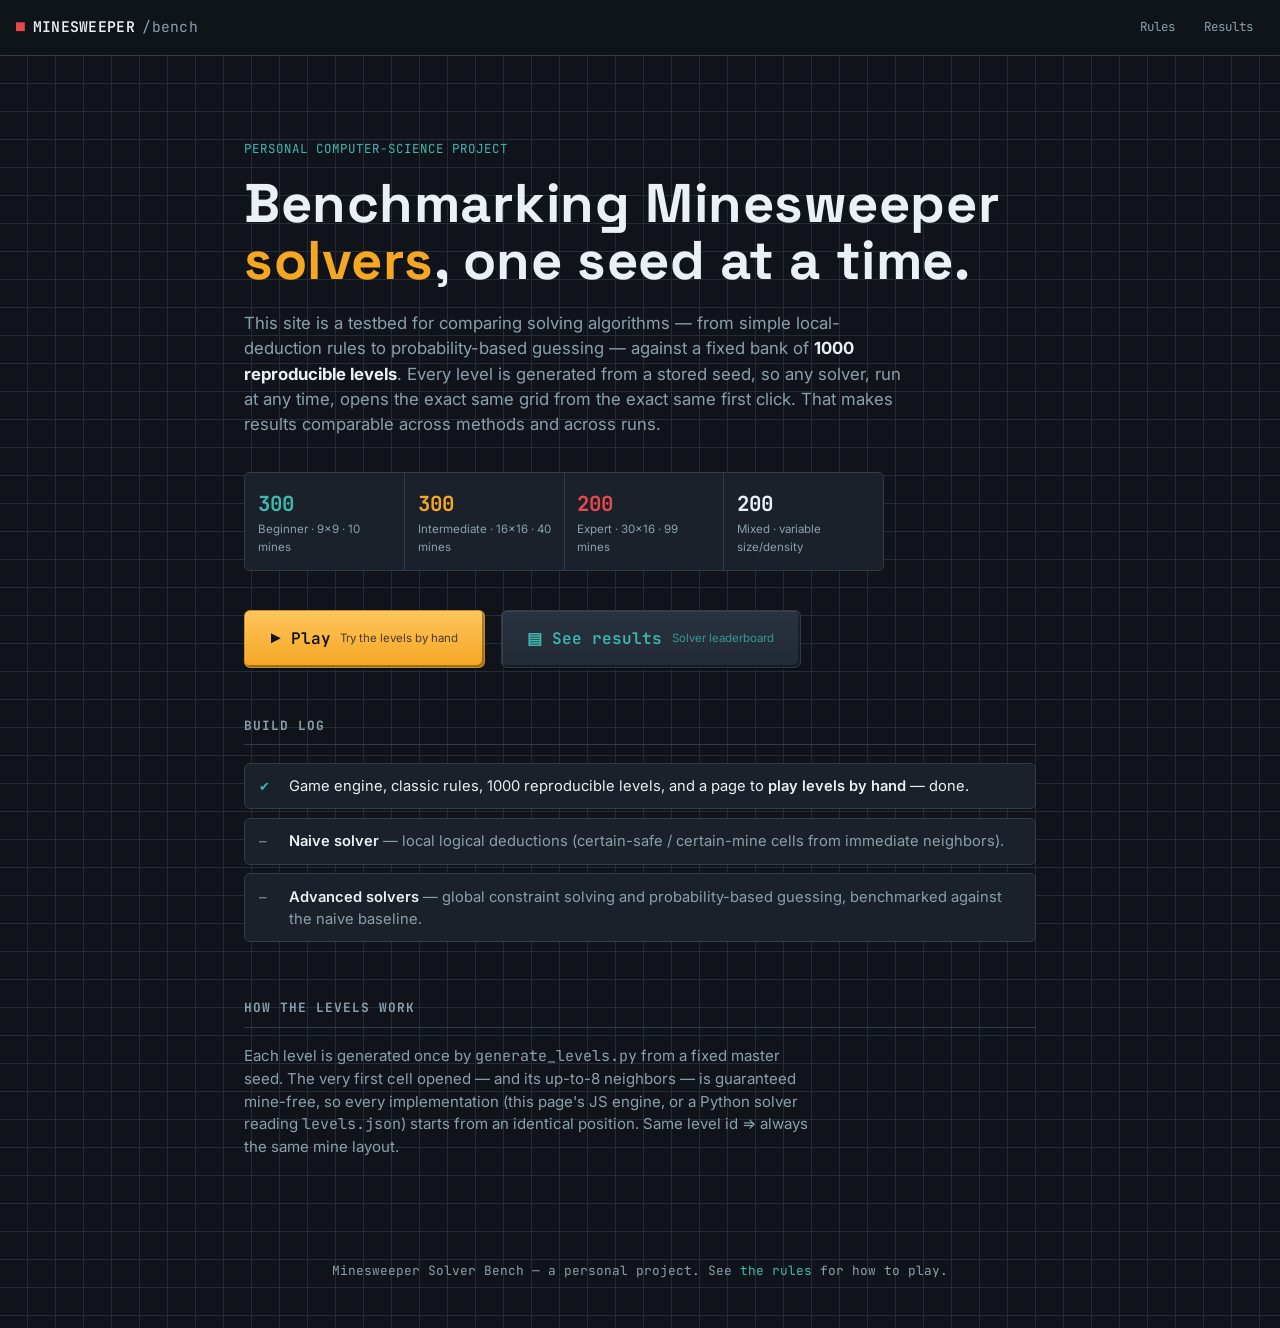
<file: index.html>
<!DOCTYPE html>
<html lang="en">
<head>
<meta charset="UTF-8">
<meta name="viewport" content="width=device-width, initial-scale=1.0">
<title>Minesweeper Solver Bench</title>
<meta name="description" content="A personal computer-science project: 1000 reproducible Minesweeper levels used as a fixed benchmark to compare solving algorithms.">
<link rel="stylesheet" href="style.css">
</head>
<body class="grid-bg">

<header class="topnav">
  <span class="brand"><span class="dot">■</span>MINESWEEPER<span class="mono" style="color:var(--fog); font-weight:400;">/bench</span></span>
  <nav>
    <a href="rules.html">Rules</a>
    <a href="results.html">Results</a>
  </nav>
</header>

<main>
  <section class="home-hero">
    <p class="eyebrow">Personal computer-science project</p>
    <h1>Benchmarking Minesweeper <span class="accent">solvers</span>, one seed at a time.</h1>
    <p class="lede">This site is a testbed for comparing solving algorithms — from simple local-deduction
      rules to probability-based guessing — against a fixed bank of <b style="color:var(--bone)">1000
      reproducible levels</b>. Every level is generated from a stored seed, so any solver, run at any time,
      opens the exact same grid from the exact same first click. That makes results comparable across
      methods and across runs.</p>

    <div class="stat-strip">
      <div class="stat beginner"><div class="n">300</div><div class="l">Beginner · 9×9 · 10 mines</div></div>
      <div class="stat intermediate"><div class="n">300</div><div class="l">Intermediate · 16×16 · 40 mines</div></div>
      <div class="stat expert"><div class="n">200</div><div class="l">Expert · 30×16 · 99 mines</div></div>
      <div class="stat"><div class="n">200</div><div class="l">Mixed · variable size/density</div></div>
    </div>

    <div class="cta-row">
      <a class="btn-cta bevel primary" href="game.html">▶ Play<span class="sub">Try the levels by hand</span></a>
      <a class="btn-cta bevel" href="results.html">▤ See results<span class="sub">Solver leaderboard</span></a>
    </div>
  </section>

  <section class="home-section">
    <h2>Build log</h2>
    <ul class="status-log">
      <li class="done"><span class="mark">✔</span><span>Game engine, classic rules, 1000 reproducible levels, and a page to <b>play levels by hand</b> — done.</span></li>
      <li class="pending"><span class="mark">—</span><span><b>Naive solver</b> — local logical deductions (certain-safe / certain-mine cells from immediate neighbors).</span></li>
      <li class="pending"><span class="mark">—</span><span><b>Advanced solvers</b> — global constraint solving and probability-based guessing, benchmarked against the naive baseline.</span></li>
    </ul>
  </section>

  <section class="home-section">
    <h2>How the levels work</h2>
    <p style="color:var(--fog); font-size:.94rem; max-width:64ch;">Each level is generated once by <code>generate_levels.py</code> from a fixed master seed. The very first
      cell opened — and its up-to-8 neighbors — is guaranteed mine-free, so every implementation (this
      page's JS engine, or a Python solver reading <code>levels.json</code>) starts from an identical position.
      Same level id ⇒ always the same mine layout.</p>
  </section>
</main>

<footer class="home-foot">Minesweeper Solver Bench — a personal project. See <a href="rules.html">the rules</a> for how to play.</footer>

</body>
</html>
</file>
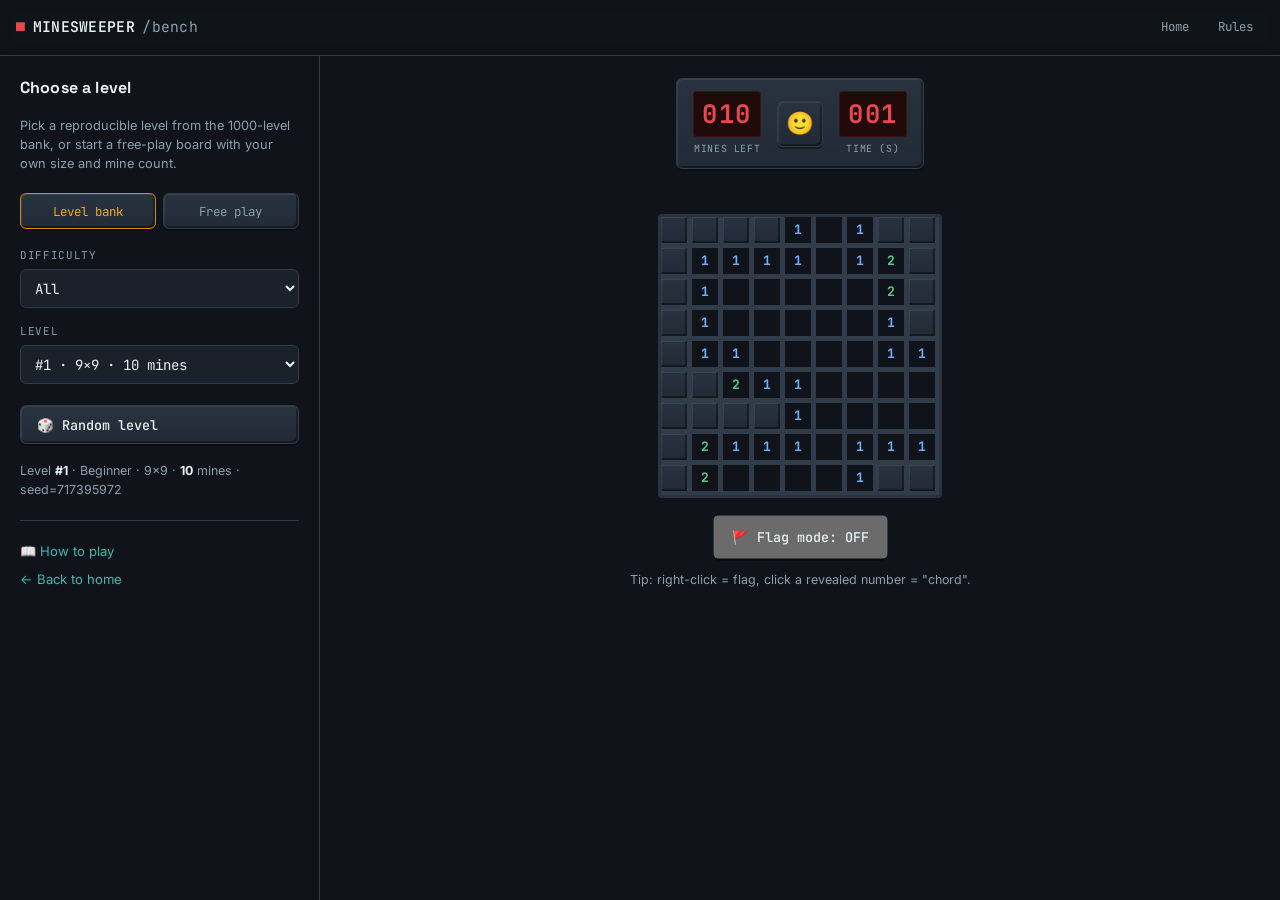
<file: game.html>
<!DOCTYPE html>
<html lang="en">
<head>
<meta charset="UTF-8">
<meta name="viewport" content="width=device-width, initial-scale=1.0">
<title>Play — Minesweeper Solver Bench</title>
<meta name="description" content="Play the reproducible level bank or a free-play board by hand.">
<link rel="stylesheet" href="style.css">
</head>
<body>

<header class="topnav">
  <button class="icon-btn" id="menu-btn" aria-label="Open level menu">☰</button>
  <span class="brand"><span class="dot">■</span>MINESWEEPER<span class="mono" style="color:var(--fog); font-weight:400;">/bench</span></span>
  <nav>
    <a href="index.html">Home</a>
    <a href="rules.html">Rules</a>
  </nav>
</header>

<div id="app">

  <!-- ==================================================================
       PANEL — level bank / free-play setup.
       Desktop: sits in a static left column, always visible.
       Mobile: full-screen "level select" on load, becomes a slide-out
       drawer (toggled by the ☰ button) once a board is showing.
       ================================================================== -->
  <aside id="panel">
    <div class="panel-head">
      <h2>Choose a level</h2>
      <button class="icon-btn" id="close-panel-btn" aria-label="Close menu">✕</button>
    </div>
    <p class="panel-intro">Pick a reproducible level from the 1000-level bank, or start a free-play board
      with your own size and mine count.</p>

    <div class="tabs" role="tablist">
      <button class="tab bevel active" id="tab-bank" role="tab">Level bank</button>
      <button class="tab bevel" id="tab-freeplay" role="tab">Free play</button>
    </div>

    <div class="mode-view active" id="view-bank">
      <div class="field">
        <span class="field-label">Difficulty</span>
        <select id="diff-filter">
          <option value="all">All</option>
          <option value="beginner">Beginner (9×9, 10 mines)</option>
          <option value="intermediate">Intermediate (16×16, 40 mines)</option>
          <option value="expert">Expert (30×16, 99 mines)</option>
          <option value="mixed">Mixed (variable size/density)</option>
        </select>
      </div>
      <div class="field">
        <span class="field-label">Level</span>
        <select id="level-id-input"></select>
      </div>
      <div class="panel-actions">
        <button class="btn bevel" id="random-level-btn">🎲 Random level</button>
      </div>
      <p class="meta-line" id="bank-meta"></p>
    </div>

    <div class="mode-view" id="view-freeplay">
      <div class="difficulty-grid">
        <button class="diff-card bevel active" data-diff="beginner">
          <div class="name">Beginner</div><div class="spec">9×9 · 10 mines</div>
        </button>
        <button class="diff-card bevel" data-diff="intermediate">
          <div class="name">Intermediate</div><div class="spec">16×16 · 40 mines</div>
        </button>
        <button class="diff-card bevel" data-diff="expert">
          <div class="name">Expert</div><div class="spec">30×16 · 99 mines</div>
        </button>
      </div>
      <div class="row-inline">
        <div class="field"><span class="field-label">Width</span><input type="number" id="custom-width" value="9" min="5" max="40"></div>
        <div class="field"><span class="field-label">Height</span><input type="number" id="custom-height" value="9" min="5" max="24"></div>
        <div class="field"><span class="field-label">Mines</span><input type="number" id="custom-mines" value="10" min="1"></div>
      </div>
      <div class="panel-actions">
        <button class="btn bevel primary" id="start-freeplay-btn">New game</button>
      </div>
      <p class="meta-line">Board generated in your browser. First click is always safe — mines are placed
        only after you click.</p>
    </div>

    <div class="panel-divider"></div>
    <div class="panel-links">
      <a href="rules.html">📖 How to play</a>
      <a href="index.html">← Back to home</a>
    </div>
  </aside>

  <div id="backdrop"></div>

  <!-- ==================================================================
       BOARD SCREEN
       ================================================================== -->
  <section id="board-screen">
    <div class="console bevel">
      <div class="lcd">
        <div class="digits" id="mine-digits">010</div>
        <div class="lcd-label">Mines left</div>
      </div>
      <button class="face-btn bevel" id="face-btn" title="Restart">🙂</button>
      <div class="lcd">
        <div class="digits" id="time-digits">000</div>
        <div class="lcd-label">Time (s)</div>
      </div>
    </div>

    <div class="board-outer">
      <p class="board-status" id="board-status">&nbsp;</p>
      <div class="board" id="board"></div>
    </div>

    <div class="board-toolbar">
      <span class="flag-toggle bevel">
        <button class="btn" id="flag-mode-btn">🚩 Flag mode: OFF</button>
      </span>
      <span class="meta-line tip-desktop">Tip: right-click = flag, click a revealed number = "chord".</span>
    </div>
  </section>

</div>

<script src="engine.js"></script>
<script src="levels.js"></script>
<script src="app.js"></script>
</body>
</html>
</file>
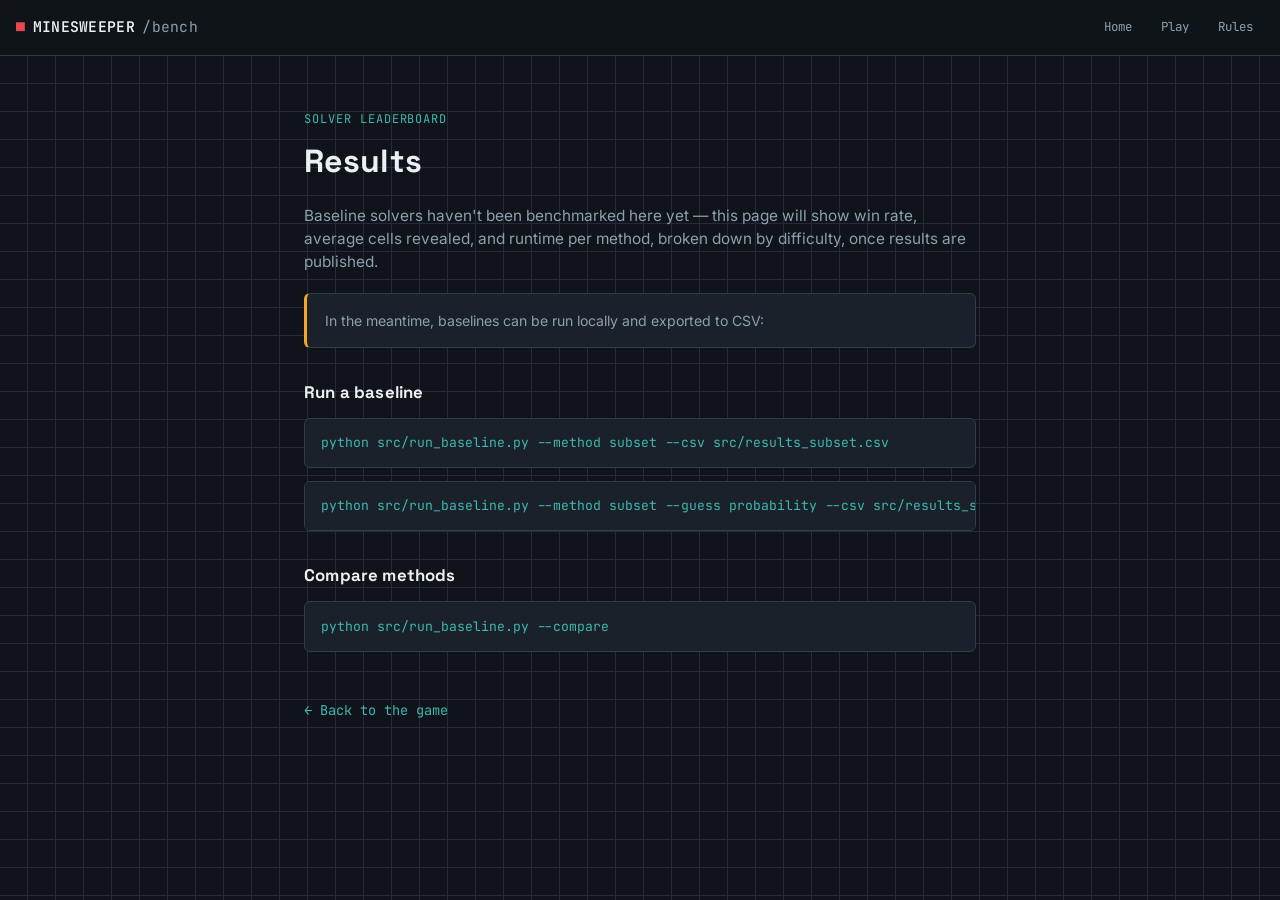
<file: results.html>
<!DOCTYPE html>
<html lang="en">
<head>
<meta charset="UTF-8">
<meta name="viewport" content="width=device-width, initial-scale=1.0">
<title>Results — Minesweeper Solver Bench</title>
<link rel="stylesheet" href="style.css">
</head>
<body class="grid-bg">

<header class="topnav">
  <span class="brand"><span class="dot">■</span>MINESWEEPER<span class="mono" style="color:var(--fog); font-weight:400;">/bench</span></span>
  <nav>
    <a href="index.html">Home</a>
    <a href="game.html">Play</a>
    <a href="rules.html">Rules</a>
  </nav>
</header>

<main class="doc">
  <p class="eyebrow">Solver leaderboard</p>
  <h1>Results</h1>
  <p>Baseline solvers haven't been benchmarked here yet — this page will show win rate, average cells
    revealed, and runtime per method, broken down by difficulty, once results are published.</p>

  <div class="callout">In the meantime, baselines can be run locally and exported to CSV:</div>

  <h2>Run a baseline</h2>
  <code class="block">python src/run_baseline.py --method subset --csv src/results_subset.csv</code>
  <code class="block">python src/run_baseline.py --method subset --guess probability --csv src/results_subset_probability.csv</code>

  <h2>Compare methods</h2>
  <code class="block">python src/run_baseline.py --compare</code>

  <a class="back-link" href="game.html">← Back to the game</a>
</main>

</body>
</html>
</file>
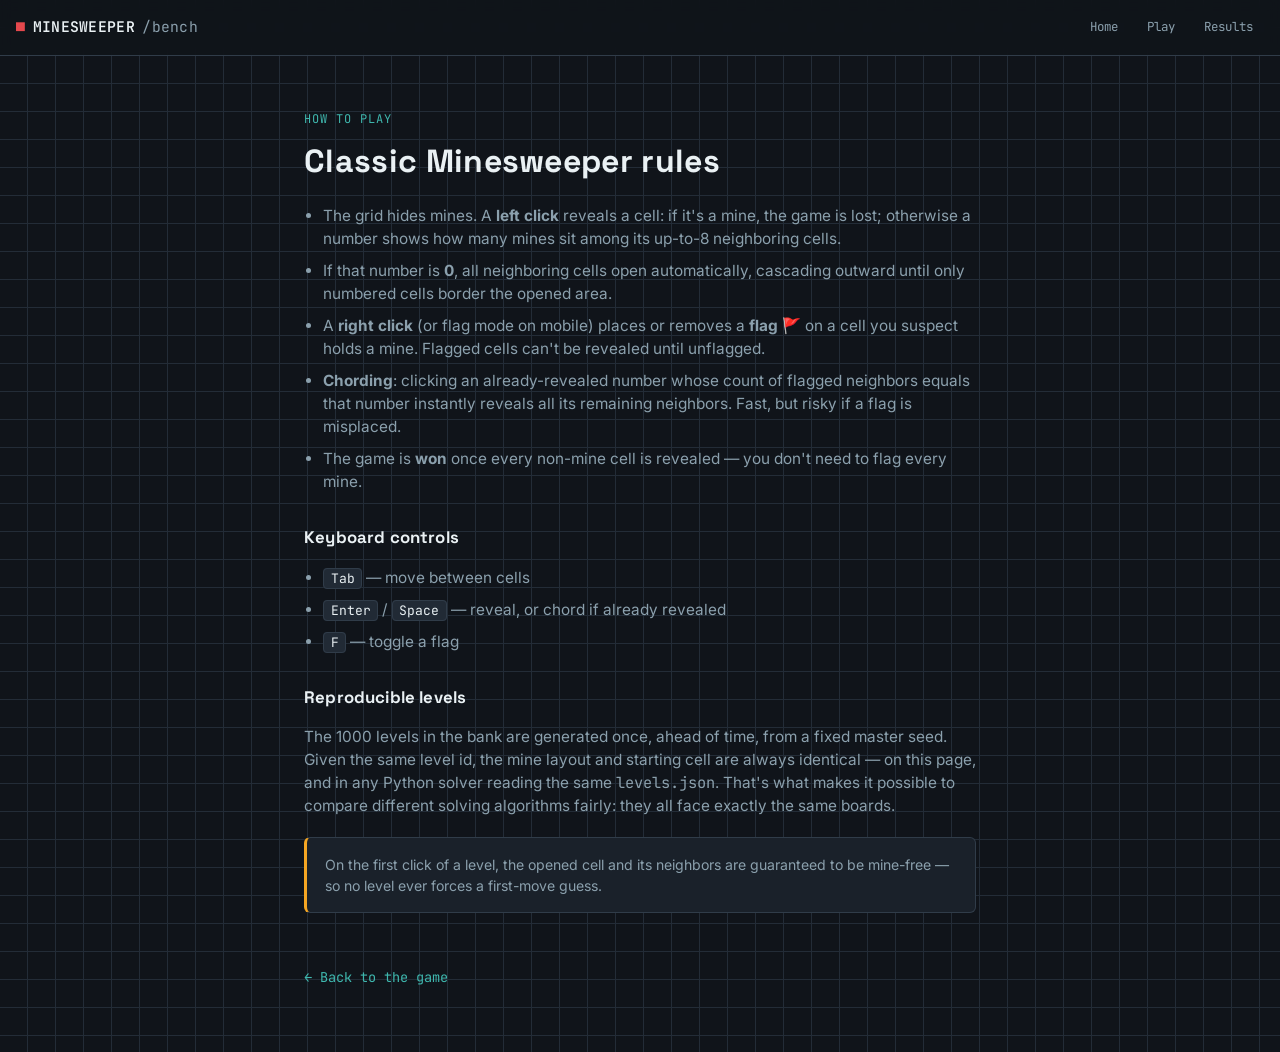
<file: rules.html>
<!DOCTYPE html>
<html lang="en">
<head>
<meta charset="UTF-8">
<meta name="viewport" content="width=device-width, initial-scale=1.0">
<title>How to play — Minesweeper Solver Bench</title>
<link rel="stylesheet" href="style.css">
</head>
<body class="grid-bg">

<header class="topnav">
  <span class="brand"><span class="dot">■</span>MINESWEEPER<span class="mono" style="color:var(--fog); font-weight:400;">/bench</span></span>
  <nav>
    <a href="index.html">Home</a>
    <a href="game.html">Play</a>
    <a href="results.html">Results</a>
  </nav>
</header>

<main class="doc">
  <p class="eyebrow">How to play</p>
  <h1>Classic Minesweeper rules</h1>

  <ul>
    <li>The grid hides mines. A <b>left click</b> reveals a cell: if it's a mine, the game is lost;
      otherwise a number shows how many mines sit among its up-to-8 neighboring cells.</li>
    <li>If that number is <b>0</b>, all neighboring cells open automatically, cascading outward until
      only numbered cells border the opened area.</li>
    <li>A <b>right click</b> (or flag mode on mobile) places or removes a <b>flag 🚩</b> on a cell you
      suspect holds a mine. Flagged cells can't be revealed until unflagged.</li>
    <li><b>Chording</b>: clicking an already-revealed number whose count of flagged neighbors equals that
      number instantly reveals all its remaining neighbors. Fast, but risky if a flag is misplaced.</li>
    <li>The game is <b>won</b> once every non-mine cell is revealed — you don't need to flag every mine.</li>
  </ul>

  <h2>Keyboard controls</h2>
  <ul>
    <li><kbd>Tab</kbd> — move between cells</li>
    <li><kbd>Enter</kbd> / <kbd>Space</kbd> — reveal, or chord if already revealed</li>
    <li><kbd>F</kbd> — toggle a flag</li>
  </ul>

  <h2>Reproducible levels</h2>
  <p>The 1000 levels in the bank are generated once, ahead of time, from a fixed master seed. Given the same
    level id, the mine layout and starting cell are always identical — on this page, and in any Python
    solver reading the same <code>levels.json</code>. That's what makes it possible to compare different
    solving algorithms fairly: they all face exactly the same boards.</p>

  <div class="callout">On the first click of a level, the opened cell and its neighbors are guaranteed to be
    mine-free — so no level ever forces a first-move guess.</div>

  <a class="back-link" href="game.html">← Back to the game</a>
</main>

</body>
</html>
</file>
<file: style.css>
/* ==========================================================================
   Minesweeper Solver Bench — shared stylesheet
   Design language: an "instrument console" — the bevelled 3D button and
   LCD digit readout from classic Minesweeper, extended into a consistent
   system for a benchmarking site (buttons, tiles, nav all share the bevel).
   ========================================================================== */

@import url('https://fonts.googleapis.com/css2?family=Space+Grotesk:wght@500;600;700&family=JetBrains+Mono:wght@400;500;600;700&family=Inter:wght@400;500;600&display=swap');

:root{
  --ink: #10141a;
  --panel: #1a212a;
  --panel-2: #212a35;
  --panel-3: #29333f;
  --line: #303c49;
  --line-soft: #232c37;
  --fog: #8ba0ad;
  --bone: #eaf1f4;

  --amber: #f5a623;
  --amber-dim: #c98a1f;
  --red: #e5484d;
  --teal: #3fb8af;

  --font-display: 'Space Grotesk', system-ui, sans-serif;
  --font-mono: 'JetBrains Mono', 'SFMono-Regular', Menlo, monospace;
  --font-body: 'Inter', system-ui, -apple-system, sans-serif;

  --radius: 6px;
  --header-h: 56px;
}

*, *::before, *::after{ box-sizing: border-box; }
html{
  color-scheme: dark;
  -webkit-text-size-adjust: 100%;
  text-size-adjust: 100%;
}
body{
  margin: 0;
  background: var(--ink);
  color: var(--bone);
  font-family: var(--font-body);
  line-height: 1.5;
  -webkit-font-smoothing: antialiased;
}

/* Faint blueprint grid backdrop — grounded in "benchmark report" schematics */
.grid-bg{
  background-image:
    linear-gradient(var(--line-soft) 1px, transparent 1px),
    linear-gradient(90deg, var(--line-soft) 1px, transparent 1px);
  background-size: 28px 28px;
  background-position: -1px -1px;
}

a{ color: var(--teal); text-decoration: none; }
a:hover{ text-decoration: underline; }
a:focus-visible, button:focus-visible, input:focus-visible, select:focus-visible{
  outline: 2px solid var(--teal);
  outline-offset: 2px;
}
h1,h2,h3{ font-family: var(--font-display); margin: 0 0 .4em; letter-spacing: .01em; }
code{ font-family: var(--font-mono); }
.mono{ font-family: var(--font-mono); }

/* --------------------------------------------------------------------
   Bevel system — the signature element, reused everywhere a control
   needs to feel "pressable": nav links, CTA buttons, level tiles, tabs.
   -------------------------------------------------------------------- */
.bevel{
  background: linear-gradient(180deg, var(--panel-3), var(--panel-2));
  border: 1px solid var(--line);
  border-radius: var(--radius);
  box-shadow:
    inset 1px 1px 0 rgba(255,255,255,.07),
    inset -2px -2px 0 rgba(0,0,0,.35),
    0 2px 0 rgba(0,0,0,.35);
}
.bevel:active, .bevel.pressed{
  box-shadow:
    inset -1px -1px 0 rgba(255,255,255,.05),
    inset 2px 2px 0 rgba(0,0,0,.4);
  transform: translateY(1px);
}

.btn{
  font-family: var(--font-mono);
  font-size: .84rem;
  font-weight: 500;
  color: var(--bone);
  padding: .6rem 1rem;
  cursor: pointer;
  display: inline-flex;
  align-items: center;
  gap: .5em;
}
.btn.primary{
  color: var(--ink);
  background: linear-gradient(180deg, #ffc55c, var(--amber));
  border-color: var(--amber-dim);
}
.btn:disabled{ opacity: .45; cursor: not-allowed; }

.btn-cta{
  font-family: var(--font-mono);
  font-size: 1rem;
  font-weight: 600;
  padding: 1rem 1.6rem;
  display: inline-flex;
  align-items: center;
  gap: .6em;
}
.btn-cta.primary{
  color: var(--ink);
  background: linear-gradient(180deg, #ffc55c, var(--amber));
  border-color: var(--amber-dim);
}
.btn-cta .sub{ display:block; font-family: var(--font-body); font-weight: 400; font-size: .72rem; opacity: .75; }

/* --------------------------------------------------------------------
   Top nav — shared across every page
   -------------------------------------------------------------------- */
.topnav{
  height: var(--header-h);
  display: flex;
  align-items: center;
  gap: .75rem;
  padding: 0 1rem;
  border-bottom: 1px solid var(--line);
  background: rgba(16,20,26,.9);
  backdrop-filter: blur(6px);
  position: sticky;
  top: 0;
  z-index: 30;
}
.topnav .brand{
  font-family: var(--font-mono);
  font-weight: 600;
  font-size: .92rem;
  color: var(--bone);
  letter-spacing: .02em;
  display: flex;
  align-items: center;
  gap: .5em;
}
.topnav .brand .dot{ color: var(--red); }
.topnav nav{ margin-left: auto; display: flex; gap: .4rem; align-items: center; }
.topnav nav a{
  font-family: var(--font-mono);
  font-size: .78rem;
  color: var(--fog);
  padding: .45rem .7rem;
  border-radius: var(--radius);
}
.topnav nav a:hover{ color: var(--bone); text-decoration: none; background: var(--line-soft); }

.icon-btn{
  width: 38px; height: 38px;
  display: none;
  align-items: center; justify-content: center;
  font-size: 1.1rem;
  color: var(--bone);
  background: transparent;
  border: none;
  cursor: pointer;
}

/* ==========================================================================
   HOME PAGE
   ========================================================================== */
.home-hero{
  max-width: 840px;
  margin: 0 auto;
  padding: 4.5rem 1.5rem 3rem;
  text-align: left;
}
.home-hero .eyebrow{
  font-family: var(--font-mono);
  font-size: .78rem;
  color: var(--teal);
  letter-spacing: .08em;
  text-transform: uppercase;
  margin-bottom: 1rem;
}
.home-hero h1{
  font-size: clamp(2.2rem, 6vw, 3.4rem);
  line-height: 1.05;
  color: var(--bone);
}
.home-hero h1 .accent{ color: var(--amber); }
.home-hero p.lede{
  font-size: 1.05rem;
  color: var(--fog);
  max-width: 60ch;
  margin: 1.1rem 0 2.2rem;
}

.stat-strip{
  display: flex;
  gap: 1px;
  background: var(--line);
  border: 1px solid var(--line);
  border-radius: var(--radius);
  overflow: hidden;
  margin-bottom: 2.4rem;
  max-width: 640px;
}
.stat-strip .stat{
  flex: 1;
  background: var(--panel);
  padding: .9rem .8rem;
  text-align: left;
}
.stat-strip .stat .n{ font-family: var(--font-mono); font-size: 1.3rem; font-weight: 700; color: var(--bone); }
.stat-strip .stat .l{ font-size: .72rem; color: var(--fog); margin-top: .15rem; }
.stat-strip .stat.beginner .n{ color: var(--teal); }
.stat-strip .stat.intermediate .n{ color: var(--amber); }
.stat-strip .stat.expert .n{ color: var(--red); }

.cta-row{ display: flex; gap: 1rem; flex-wrap: wrap; }

.home-section{
  max-width: 840px;
  margin: 0 auto;
  padding: 0 1.5rem 3.5rem;
}
.home-section h2{
  font-size: .8rem;
  font-family: var(--font-mono);
  letter-spacing: .08em;
  text-transform: uppercase;
  color: var(--fog);
  border-bottom: 1px solid var(--line);
  padding-bottom: .6rem;
  margin-bottom: 1.1rem;
}
.status-log{ list-style: none; margin: 0; padding: 0; display: flex; flex-direction: column; gap: .55rem; }
.status-log li{
  display: flex; gap: .75rem; align-items: baseline;
  padding: .7rem .9rem;
  background: var(--panel);
  border: 1px solid var(--line);
  border-radius: var(--radius);
  font-size: .92rem;
}
.status-log li .mark{ font-family: var(--font-mono); font-size: .8rem; width: 1.4em; flex: none; }
.status-log li.done .mark{ color: var(--teal); }
.status-log li.pending .mark{ color: var(--fog); }
.status-log li.pending{ color: var(--fog); }
.status-log li b{ color: var(--bone); font-weight: 600; }

.home-foot{
  text-align: center;
  padding: 2rem 1.5rem 3rem;
  color: var(--fog);
  font-size: .8rem;
  font-family: var(--font-mono);
}

/* ==========================================================================
   GAME PAGE
   ========================================================================== */
#app{ min-height: calc(100vh - var(--header-h)); position: relative; }

/* ---- Panel (level select / freeplay setup) ---- */
#panel{
  background: var(--ink);
  border-right: 1px solid var(--line);
  padding: 1.25rem 1.25rem 2rem;
  overflow-y: auto;
}
#panel .panel-intro{
  font-size: .8rem;
  color: var(--fog);
  margin: 0 0 1.2rem;
  max-width: 46ch;
}
.panel-head{ display: flex; align-items: center; justify-content: space-between; margin-bottom: 1rem; }
.panel-head h2{ font-size: 1rem; margin: 0; font-family: var(--font-display); }
#close-panel-btn{
  display: none;
  width: 34px; height: 34px;
  align-items: center; justify-content: center;
  font-size: 1rem;
  background: transparent; border: none; color: var(--fog); cursor: pointer;
}

.tabs{ display: flex; gap: .4rem; margin-bottom: 1.1rem; }
.tab{
  flex: 1;
  padding: .55rem .5rem;
  text-align: center;
  font-family: var(--font-mono);
  font-size: .78rem;
  cursor: pointer;
  color: var(--fog);
}
.tab.active{ color: var(--amber); border-color: var(--amber-dim); }

.mode-view{ display: none; flex-direction: column; gap: .9rem; }
.mode-view.active{ display: flex; }

.field{ display: flex; flex-direction: column; gap: .35rem; }
.field-label{
  font-family: var(--font-mono);
  font-size: .68rem;
  letter-spacing: .06em;
  text-transform: uppercase;
  color: var(--fog);
}
select, input[type="number"]{
  font-family: var(--font-mono);
  font-size: .88rem;
  color: var(--bone);
  background: var(--panel);
  border: 1px solid var(--line);
  border-radius: var(--radius);
  padding: .55rem .6rem;
  width: 100%;
}
.row-inline{ display: flex; gap: .6rem; }
.row-inline > *{ flex: 1; }

.meta-line{ font-size: .78rem; color: var(--fog); margin: .2rem 0 0; min-height: 1.2em; }
.meta-line b{ color: var(--bone); }

.difficulty-grid{ display: grid; grid-template-columns: 1fr 1fr; gap: .6rem; }
.diff-card{
  padding: .8rem .7rem;
  text-align: left;
  cursor: pointer;
  color: var(--bone);
}
.diff-card .name{ font-family: var(--font-mono); font-weight: 600; font-size: .85rem; }
.diff-card .spec{ font-size: .72rem; color: var(--fog); margin-top: .2rem; }
.diff-card.active{ border-color: var(--amber-dim); box-shadow: inset 0 0 0 1px var(--amber-dim); }
.diff-card.active .name{ color: var(--amber); }

.panel-actions{ margin-top: .4rem; display: flex; flex-direction: column; gap: .6rem; }
.panel-divider{ height: 1px; background: var(--line); margin: 1.3rem 0; }
.panel-links{ display: flex; flex-direction: column; gap: .5rem; font-size: .82rem; }

/* ---- Board screen ---- */
#board-screen{ display: flex; flex-direction: column; align-items: center; padding: 1.4rem 1rem 2.5rem; gap: 1.1rem; }

.console{
  display: flex; align-items: center; gap: 1rem;
  padding: .7rem 1rem;
  border-radius: var(--radius);
}
.lcd{ text-align: center; }
.digits{
  font-family: var(--font-mono);
  font-weight: 700;
  font-size: 1.6rem;
  letter-spacing: .06em;
  color: var(--red);
  background: #200a0a;
  padding: .2rem .5rem;
  border-radius: 3px;
  border: 1px solid #3a1414;
  min-width: 3.6ch;
}
.lcd-label{ font-size: .62rem; color: var(--fog); text-transform: uppercase; letter-spacing: .06em; margin-top: .3rem; font-family: var(--font-mono); }
.face-btn{
  width: 46px; height: 46px;
  font-size: 1.4rem;
  display: flex; align-items: center; justify-content: center;
  cursor: pointer;
}

.board-outer{ display: flex; flex-direction: column; align-items: center; gap: .6rem; max-width: 100%; }
.board-status{
  font-size: .84rem; color: var(--fog); margin: 0; min-height: 1.3em; text-align: center;
  font-family: var(--font-mono);
}
.board-status.won{ color: var(--teal); }
.board-status.lost{ color: var(--red); }

.board{
  display: grid;
  gap: 1px;
  background: var(--line);
  border: 3px solid var(--panel-3);
  border-radius: 4px;
  max-width: 100%;
  overflow: auto;
  touch-action: manipulation;
}
.cell{
  --cell-size: 26px;
  width: var(--cell-size);
  height: var(--cell-size);
  padding: 0;
  border: none;
  background: var(--panel-2);
  color: var(--bone);
  font-family: var(--font-mono);
  font-weight: 700;
  font-size: calc(var(--cell-size) * .5);
  line-height: 1;
  overflow: hidden;
  display: flex; align-items: center; justify-content: center;
  cursor: pointer;
  user-select: none;
}
.cell.flagged, .cell.revealed.mine-cell{
  /* Emoji glyphs render visually larger than digits at the same font-size
     (bigger built-in bounding box), so scale them down to stay inside
     small cells on dense boards, especially on mobile. */
  font-size: calc(var(--cell-size) * .42);
}
.cell.hidden{
  background: linear-gradient(180deg, var(--panel-3), var(--panel-2));
  box-shadow: inset 1px 1px 0 rgba(255,255,255,.08), inset -2px -2px 0 rgba(0,0,0,.4);
}
.cell.hidden:active{ box-shadow: inset -1px -1px 0 rgba(255,255,255,.05), inset 2px 2px 0 rgba(0,0,0,.4); }
.cell.revealed{ background: var(--ink); }
.cell.mine-cell{ background: var(--red); }
.cell.mine-wrong{ background: #4a1414; }
.cell.n1{ color: #6fb1ff; }
.cell.n2{ color: #56c98d; }
.cell.n3{ color: #ef6f6f; }
.cell.n4{ color: #9a86ff; }
.cell.n5{ color: #d98a4a; }
.cell.n6{ color: #4bc9c9; }
.cell.n7{ color: var(--bone); }
.cell.n8{ color: var(--fog); }

.board-toolbar{ display: flex; flex-direction: column; align-items: center; gap: .6rem; max-width: 420px; text-align: center; }
.flag-toggle.active{ box-shadow: inset 0 0 0 1px var(--amber-dim); }
.flag-toggle.active #flag-mode-btn{ color: var(--amber); }

/* ---- Backdrop for mobile drawer ---- */
#backdrop{
  display: none;
  position: fixed; inset: 0;
  background: rgba(6,8,11,.6);
  z-index: 15;
}

/* ==========================================================================
   RULES / RESULTS PAGES
   ========================================================================== */
.doc{
  max-width: 720px;
  margin: 0 auto;
  padding: 2.6rem 1.5rem 4rem;
}
.doc .eyebrow{ font-family: var(--font-mono); font-size: .75rem; color: var(--teal); text-transform: uppercase; letter-spacing: .08em; margin-bottom: .6rem; }
.doc h1{ font-size: 2rem; margin-bottom: 1.2rem; }
.doc h2{ font-size: 1.05rem; margin-top: 2rem; color: var(--bone); }
.doc p, .doc li{ color: var(--fog); font-size: .96rem; }
.doc ul, .doc ol{ padding-left: 1.2rem; display: flex; flex-direction: column; gap: .55rem; }
.doc kbd{
  font-family: var(--font-mono);
  background: var(--panel-2); border: 1px solid var(--line);
  border-radius: 4px; padding: .05rem .4rem; font-size: .85em; color: var(--bone);
}
.doc code.block{
  display: block;
  background: var(--panel);
  border: 1px solid var(--line);
  border-radius: var(--radius);
  padding: .9rem 1rem;
  font-size: .82rem;
  color: var(--teal);
  overflow-x: auto;
  white-space: pre;
  margin: .8rem 0;
}
.doc .back-link{ display: inline-block; margin-top: 2.2rem; font-family: var(--font-mono); font-size: .85rem; }
.callout{
  background: var(--panel);
  border: 1px solid var(--line);
  border-left: 3px solid var(--amber);
  border-radius: var(--radius);
  padding: 1rem 1.1rem;
  font-size: .88rem;
  color: var(--fog);
  margin: 1.2rem 0;
}

/* ==========================================================================
   MOBILE LAYOUT — compact layout for small viewports. Triggered by width
   OR height being small, so a phone turned sideways (wide but short) still
   gets the mobile drawer instead of snapping to the desktop split-view.
   ========================================================================== */
@media (max-width: 720px), (max-height: 480px){
  .icon-btn{ display: none; }

  #app{ display: block; }

  #panel{
    position: fixed;
    top: var(--header-h); left: 0; bottom: 0;
    width: min(340px, 88vw);
    transform: translateX(-100%);
    transition: transform .28s ease;
    z-index: 20;
  }
  body.drawer-open #panel{ transform: translateX(0); }
  body.drawer-open #backdrop{ display: block; }

  #menu-btn{ display: flex; }
  #close-panel-btn{ display: flex; }

  .tip-desktop{ display: none; }

  .difficulty-grid{ grid-template-columns: 1fr; }
  .home-hero{ padding-top: 3rem; }
  .cta-row{ flex-direction: column; }
  .btn-cta{ justify-content: center; }
}

@media (min-width: 721px) and (min-height: 481px){
  #app{ display: grid; grid-template-columns: 320px 1fr; gap: 0; }
  #panel{ height: calc(100vh - var(--header-h)); position: sticky; top: var(--header-h); }
  #board-screen{ display: flex; }
}
</file>
